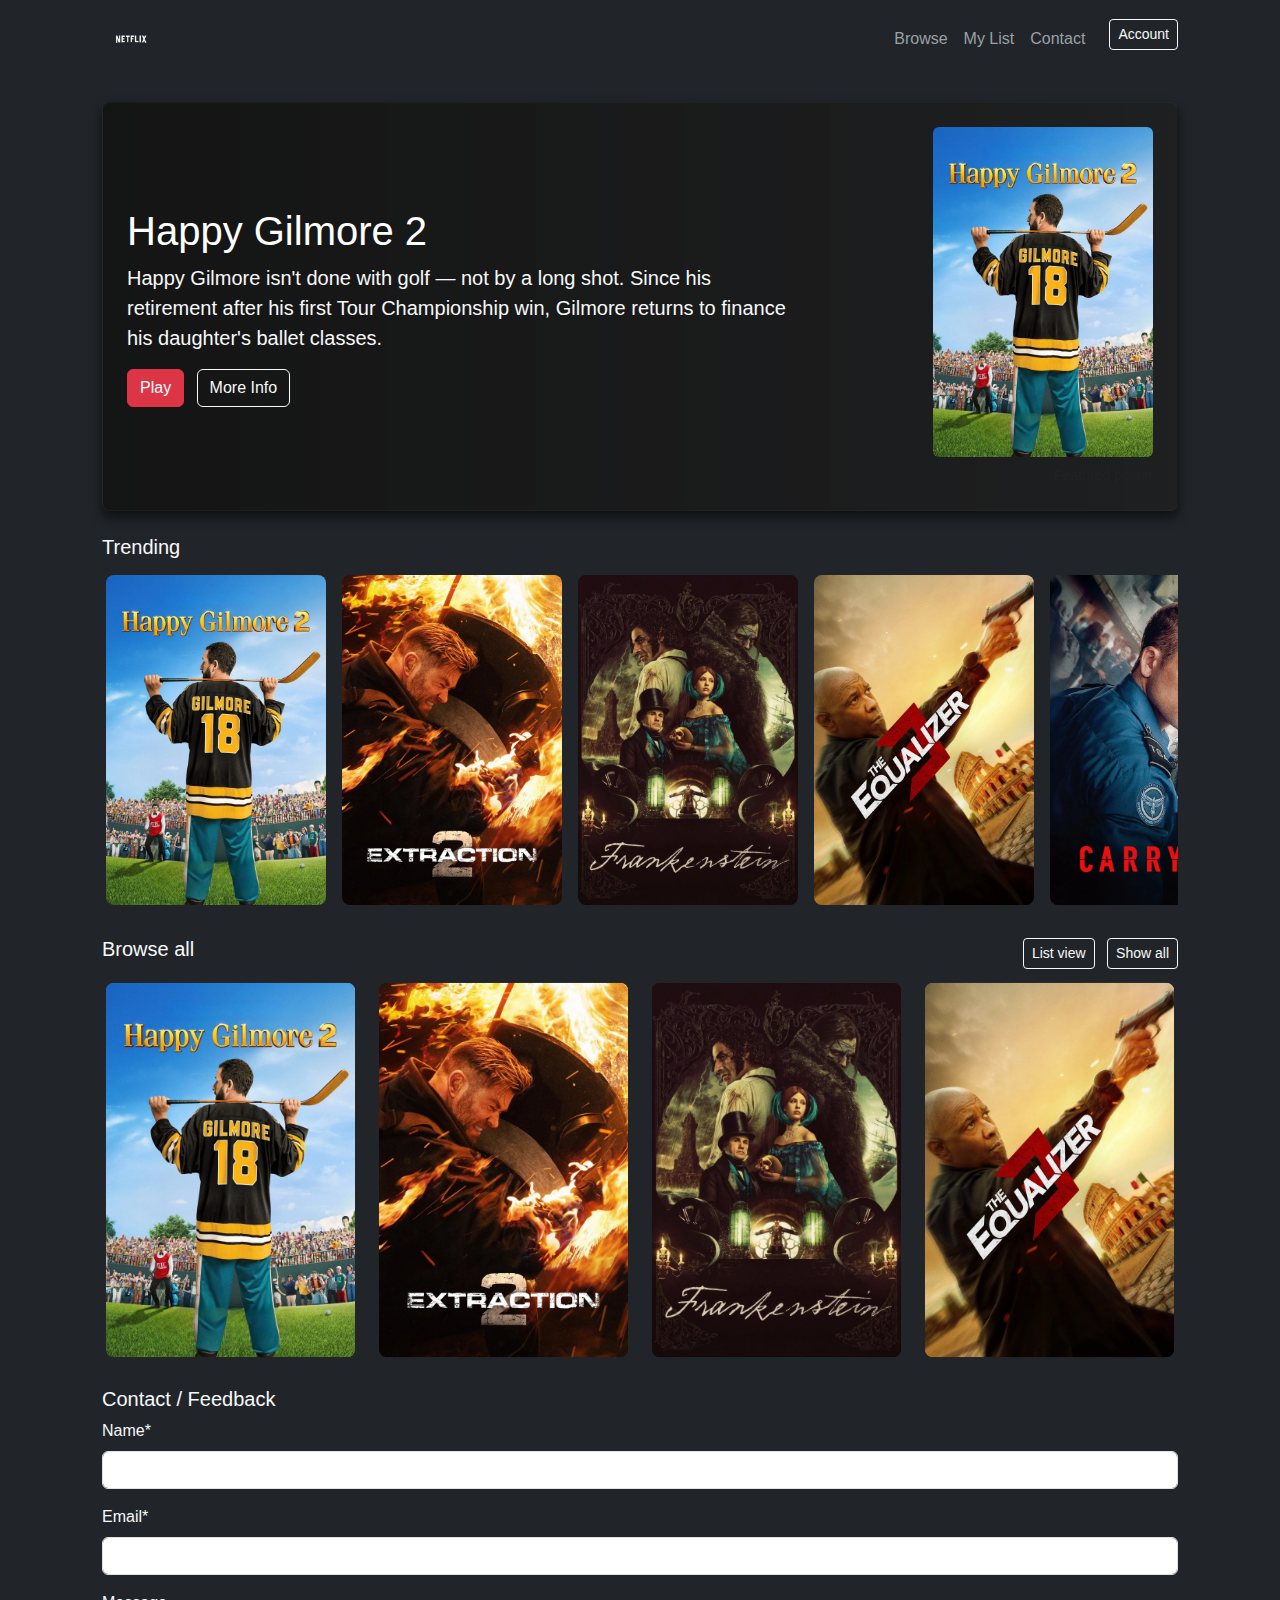
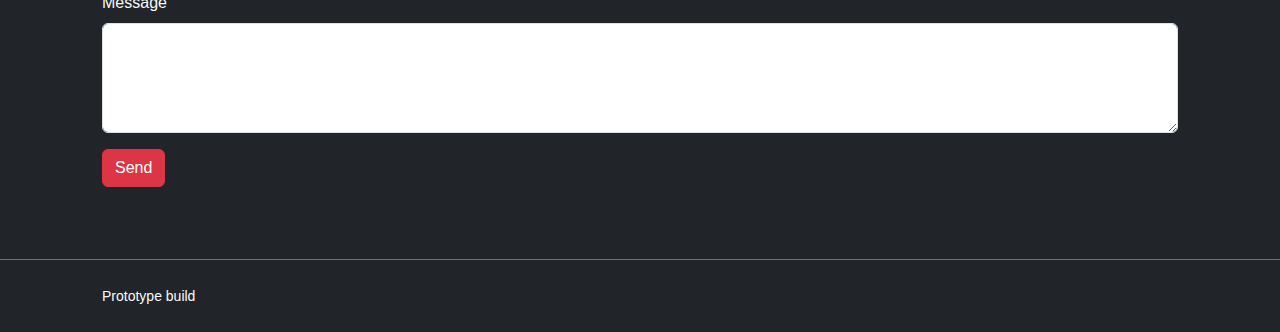
<file: index.html>
<!DOCTYPE html>
<html lang="en">
<head>
    <meta charset="UTF-8">
    <meta name="viewport" content="width=device-width, initial-scale=1.0">
    <title>Netflix Prototype - Home</title>

    <!-- Bootstrap provides a responsive layout which allows the page to automatically rearrange itself from a desktop to a mobile view
     also provides some clean ready made components. https://getbootstrap.com/ -->
    <link href="https://cdn.jsdelivr.net/npm/bootstrap@5.3.2/dist/css/bootstrap.min.css" rel="stylesheet">
    <meta name="description" content="prototype streaming web interface - UED100 Assessment 2"/>
    <link rel="stylesheet" href="styles.css"/>

</head>
<body class="bg-dark text-light">
    <!-- Skip to main content link for accessibility
     reference: https://www.w3.org/WAI/WCAG21/quickref/#bypass-blocks-->
    <a class="skip-link" href="#main">Skip to main content</a>

    <!-- Responsive navigation bar using bootstraps mobile friendly navbar. py-3 - (p)adding (y)axis and 3 is the spacing value from 0 - 5) https://getbootstrap.com/docs/5.0 -->
    <header class="navbar navbar-expand-lg navbar-dark bg-dark py-3">
    <div class="container">
        <a class="navbar-brand d-flex align-items-center" href="#">
        <!-- Brand logo image with alt text for accessibility-->
            <img src="assets/logo.png" alt="brand logo" width="60" height="36" />
            <span class="ms-2 text-muted">Netflix Prototype</span>
        </a>

        <!-- Mobile menu toggle button using Aria attributes for accessibility.
         "aria-controls": target menu, "aria-expanded": current state, "aria-label":for screen readers https://getbootstrap.com/docs/5.0 -->
        <button class="navbar-toggler" type="button" data-bs-toggle="collapse" data-bs-target="#mainNav" aria-controls="mainNav" aria-expanded="false" aria-label="Toggle navigation">
            <span class="navbar-toggler-icon"></span>
        </button>

        <!-- navigation menu links.
         "ms-auto" autoplaces items at the end for clean ui, "account" button launches account page -->
        <nav id="mainNav" class="collapse navbar-collapse">
            <ul class="navbar-nav ms-auto align items lg center">
                <li class="nav-item"><a class="nav-link" href="#">Browse</a></li>
                <li class="nav-item"><a class="nav-link" href="#">My List</a></li>
                <li class="nav-item"><a class="nav-link" href="#contact">Contact</a></li>
                <li class="nav-item ms-lg-3"><a href="account.html" class="btn btn-outline-light btn-sm">Account</a></li>
            </ul>
        </nav>
    </div>
    </header>

    <!-- Main heading which is visually hidden but present for screen readers https://getbootstrap.com/docs/5.3/examples/visually-hidden/ -->
    <main id="main" class ="container py-4" tabindex ="-1" aria-labelledby="main-heading">
        <h1 id="main-heading" class="visually-hidden">Netflix Prototype</h1>
<!-------------------------------------------------------------------------------------------- FEATURED SECTION ----------------------------------------------------------------------------------------->
        <!-- large banner content with bootsrap grid for layout https://getbootstrap.com/docs/5.3/layout/grid/ 
         "mb-4": (m)argin (b)ottom and 4 is the spacing value, "col-md-8": (col)umn - 12 coloumn grid, md = medium screen size: typically 768 px wide and 8 is the width the column should occupy https://getbootstrap.com/docs/5.0 -->
         <section class="mb-4">
            <div class='intro-banner p-4 rounded-3' role="region" aria-label="featured content">
                <div class="row align-items-center">

                    <div class="col-md-8">
                        <h2 class="display-6">Happy Gilmore 2</h2> 
                        <p class="lead"> Happy Gilmore isn't done with golf — not by a long shot. Since his retirement after his first Tour Championship win, Gilmore returns to finance his daughter's ballet classes. </p> <!-- descriptions aqcuired from https://www.themoviedb.org/ -->
                        <div>
                            <button class="btn btn-danger me-2">Play</button>
                            <button class="btn btn-outline-light" id="moreInfoBtn">More Info</button>
                        </div>
                    </div>
                    <div class ="col-md-4 text-end d-none d-md-block">
                        <img src="assets/poster1.jpg" loading="lazy" alt="Featured poster" class="img-fluid rounded" style="max-width:220px;" />
                    <div class="small text-muted mt-2">Featured poster</div>
                    </div>
                </div>
            </div>
        </section>

<!-----------------------------------------------------------------------------------------TRENDING CAROUSEL -------------------------------------------------------------------------------------------->
        
        <!--"role=list"/"role=listitem" for accessibility
         each poster can be 'tab focused' for keyboard navigation https://www.smashingmagazine.com/2023/02/guide-building-accessible-carousels/
         posters retrieved from https://www.themoviedb.org/ -->

        <section aria-label="Trending" class="mb-4">
            <h3 class="h5 mb-2">Trending</h3>
            <div class="horizontal-scroll" role="list" aria-label="Trending list">
                <!-- Each article is a carousel card-->
                 <article role="listitem" class="poster-card" tabindex="0">
                    <img src="assets/poster1.jpg" loading="lazy" alt="Poster 1" />
                    <div class="card-body">
                        <h4 class="card title small">Poster 1</h4>
                    </div>
                 </article>
                 
                    <article role="listitem" class="poster-card" tabindex="0">
                        <img src="assets/poster2.jpg" loading="lazy" alt="Poster 2" />
                        <div class="card-body">
                            <h4 class="card title small">Poster 2</h4>
                        </div>
                    </article>

                    <article role="listitem" class="poster-card" tabindex="0">
                        <img src="assets/poster3.jpg" loading="lazy" alt="Poster 3" />
                        <div class="card-body">
                            <h4 class="card title small">Poster 3</h4>
                        </div>
                    </article>

                    <article role="listitem" class="poster-card" tabindex="0">
                        <img src="assets/poster4.jpg" loading="lazy" alt="Poster 4" />
                        <div class="card-body">
                            <h4 class="card title small">Poster 4</h4>
                        </div>
                    </article>

                    <article role="listitem" class="poster-card" tabindex="0">
                        <img src="assets/poster5.jpg" loading="lazy" alt="Poster 5" />
                        <div class="card-body">
                            <h4 class="card title small">Poster 5</h4>
                        </div>
                    </article>

                    <article role="listitem" class="poster-card" tabindex="0">
                        <img src="assets/poster6.jpg" loading="lazy" alt="Poster 6" />
                        <div class="card-body">
                            <h4 class="card title small">Poster 6</h4>
                        </div>
                    </article>

                    <article role="listitem" class="poster-card" tabindex="0">
                        <img src="assets/poster7.jpg" loading="lazy" alt="Poster 7" />
                        <div class="card-body">
                            <h4 class="card title small">Get Hard</h4>
                        </div>
                    </article>

                    <article role="listitem" class="poster-card" tabindex="0">
                        <img src="assets/poster8.jpg" loading="lazy" alt="Poster 8" />
                    </article>

            </div>
        </section>
<!------------------------------------------------------------------------------------------ BROWSE ALL --------------------------------------------------------------------------------------->
        <!-- Browse all grid using Bootstraps row/col classes -->
         <section aria-label="Browse all" class="mb-4">
            <div class="d-flex justify-content-between align-items-center mb-2">
                <h3 class="h5">Browse all</h3>
                <div>
                    <button id="layoutToggle" class="btn btn-sm btn-outline-light me-2">Toggle List</button>

                    <button id="visibilityToggle" class="btn btn-sm btn-outline-light">Show All</button>
                </div>
            </div>
           
            <!-- descriptions recieved from https://www.themoviedb.org/ -->
            <div id="grid" class="row g-3">
                <div class="col-6 col-sm-4 col-md-3">
                    <div class="poster-card-small" tabindex="0">
                        <img src="assets/poster1.jpg" alt="poster 1" loading="lazy" />
                        <div class = "card-details">
                            <h4 class="h6 mb-1">Happy Gilmore</h4> <!-- title for list view -->
                            <p class="small movie-description mb-2 d-none d-sm-block"> Happy Gilmore isn't done with golf — not by a long shot. Since his retirement after his first Tour Championship win, Gilmore returns to finance his daughter's ballet classes. </p> <!-- description for list view -->
                        </div>
                    </div>
                </div>

                 <div class="col-6 col-sm-4 col-md-3">
                    <div class="poster-card-small" tabindex="0">
                        <img src="assets/poster2.jpg" alt="poster 2" loading="lazy" />
                        <div class = "card-details">
                            <h4 class="h6 mb-1">Poster 2 Title</h4> <!-- title for list view -->
                            <p class="small movie-description mb-2 d-none d-sm-block"> add movie description here </p> <!-- description for list view -->
                        </div>
                    </div>
                </div>

                 <div class="col-6 col-sm-4 col-md-3">
                    <div class="poster-card-small" tabindex="0">
                        <img src="assets/poster3.jpg" alt="poster 3" loading="lazy" />
                        <div class = "card-details">
                            <h4 class="h6 mb-1">Poster 3 Title</h4> <!-- title for list view -->
                            <p class="small movie-description mb-2 d-none d-sm-block"> add movie description here </p> <!-- description for list view -->
                        </div>
                    </div>
                </div>

                 <div class="col-6 col-sm-4 col-md-3">
                    <div class="poster-card-small" tabindex="0">
                        <img src="assets/poster4.jpg" alt="poster 4" loading="lazy" />
                        <div class = "card-details">
                            <h4 class="h6 mb-1">Poster 4 Title</h4> <!-- title for list view -->
                            <p class="small movie-description mb-2 d-none d-sm-block"> add movie description here </p> <!-- description for list view -->
                        </div>
                    </div>
                 </div>

                <div class="col-6 col-sm-4 col-md-3">
                    <div class="poster-card-small" tabindex="0">
                        <img src="assets/poster5.jpg" alt="poster 5" loading="lazy" />
                        <div class = "card-details">
                            <h4 class="h6 mb-1">Poster 5 Title</h4> <!-- title for list view -->
                            <p class="small movie-description mb-2 d-none d-sm-block"> add movie description here </p> <!-- description for list view -->
                        </div>
                    </div>
                </div>

                <div class="col-6 col-sm-4 col-md-3">
                    <div class="poster-card-small" tabindex="0">
                        <img src="assets/poster6.jpg" alt="poster 6" loading="lazy" /> 
                        <div class = "card-details">
                            <h4 class="h6 mb-1">Poster 6 Title</h4> <!-- title for list view -->
                            <p class="small movie-description mb-2 d-none d-sm-block"> add movie description here </p> <!-- description for list view -->
                        </div>
                    </div>
                </div>
                
                <div class="col-6 col-sm-4 col-md-3">
                    <div class="poster-card-small" tabindex="0">
                        <img src="assets/poster7.jpg" alt="poster 7" loading="lazy" />
                        <div class = "card-details">
                            <h4 class="h6 mb-1">Poster 7 Title</h4> <!-- title for list view -->
                            <p class="small movie-description mb-2 d-none d-sm-block"> add movie description here </p> <!-- description for list view -->
                        </div>
                    </div>
                </div>

                <div class="col-6 col-sm-4 col-md-3">
                    <div class="poster-card-small" tabindex="0">
                        <img src="assets/poster8.jpg" alt="poster 8" loading="lazy" />
                        <div class = "card-details">
                            <h4 class="h6 mb-1">Poster 8 Title</h4> <!-- title for list view -->
                            <p class="small movie-description mb-2 d-none d-sm-block"> add movie description here </p> <!-- description for list view -->
                        </div>
                    </div>
                </div>

            </div>
        </section>

<!---------------------------------------------------------------------------------- Contact / feedback form --------------------------------------------------------------------------------->
         <!--"novalidate": disables native validation so custom feedback can be shown. https://developer.mozilla.org/en-US/docs/Web/HTML/Element/form -->
         <section id="contact" aria-labelledby="contact-heading" class="mb-5">
            <h3 id="contact heading" class="h5">Contact / Feedback</h3>
            <form id="contactForm" novalidate>
                <div class="mb-3">
                    <label for="name" class="form-label">Name<span aria-hidden="true">*</span></label>
                    <input type="text" class="form-control" id="name" name="name" required aria-required="true" />
                    <div class="invalid-feedback">Please enter your name.</div>
                </div>
                <div class="mb-3">
                    <label for="email" class="form-label">Email<span aria-hidden="true">*</span></label>
                    <input type="email" class="form-control" id="email" name="email" required aria-required="true" />
                    <div class="invalid-feedback">Please enter a valid email address.</div>
                </div>
                <div class="mb-3">
                    <label for="message" class="form-label">Message</label>
                    <textarea id="message" rows="4" class="form-control"></textarea>
                </div>
                <button type="submit" class="btn btn-danger">Send</button>
                <div id="formStatus" role="status" class="mt-3" aria-live="polite"></div>
            </form>
        </section>
        
    </main>

    <!-- Simple footer with 4 padding -->
    <footer class="py-4 border-top border-secondary">
        <div class="container">
            <small>Prototype build</small>
        </div>
    </footer>
        
    

    <!-- bootstrap JS for interactive components -->
    <script src="https://cdn.jsdelivr.net/npm/bootstrap@5.3.2/dist/js/bootstrap.bundle.min.js"></script>
    <script src ="main.js"></script>
</body>
</html>
</file>
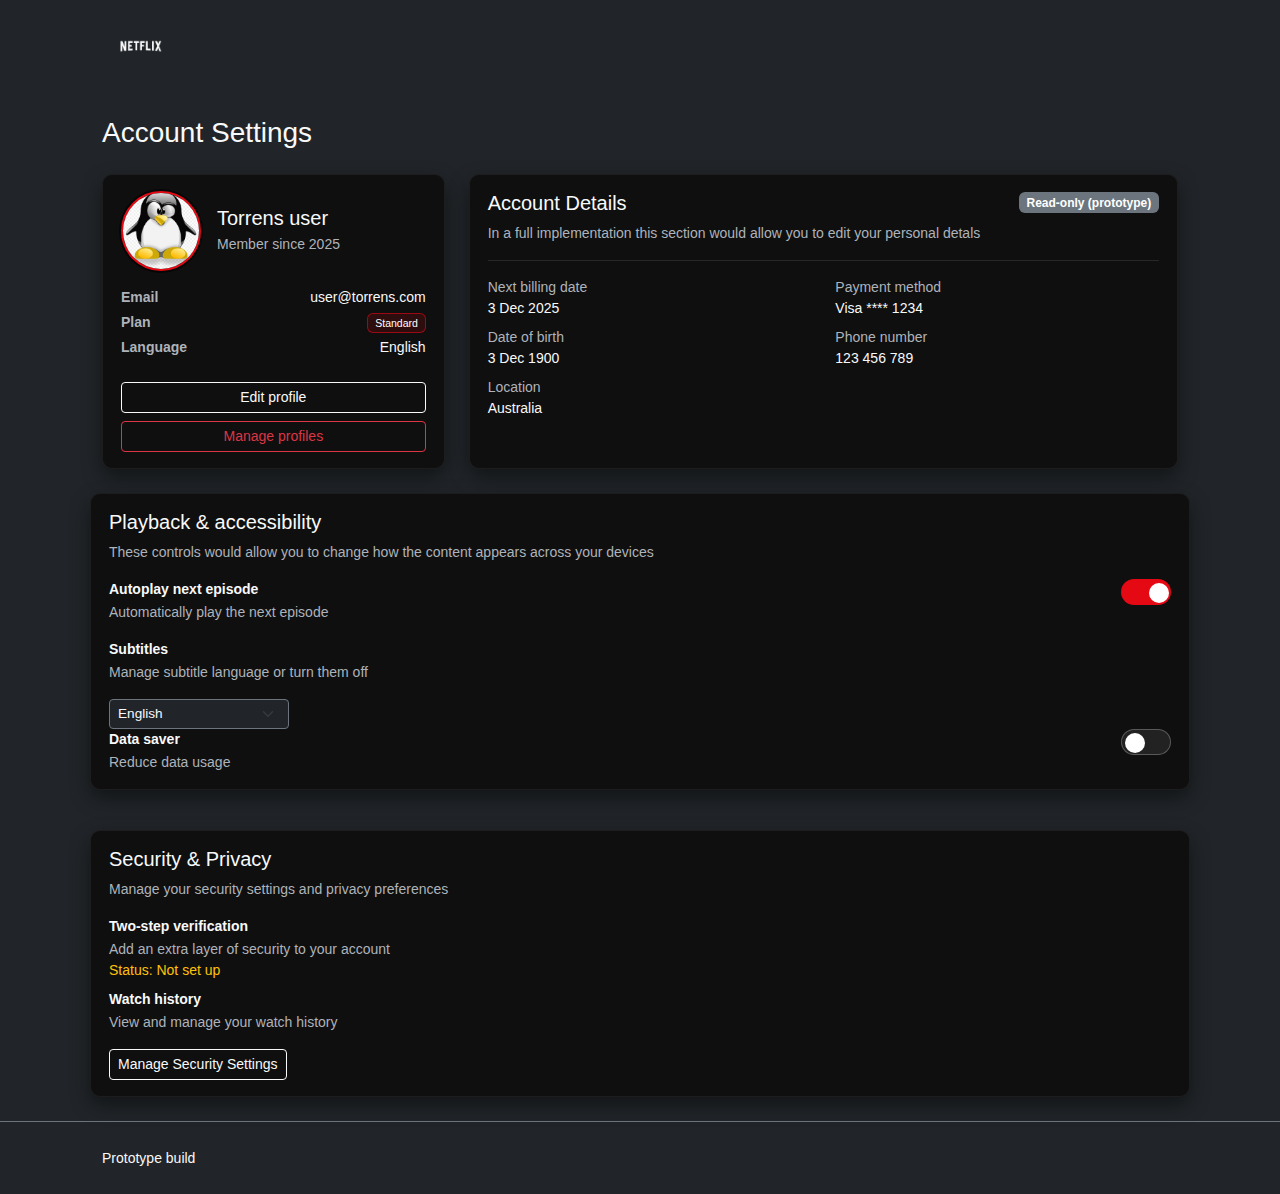
<file: account.html>
<!-- de Kleyn, Joel UED100 User Experience Design ID: A00174772 -->

<!--------------------- account page ---------------------->
<!DOCTYPE html>
<html lang="en">
<head>
    <meta charset="UTF-8">
    <meta name="viewport" content="width=device-width, initial-scale=1.0">
    <title>Account - Netflix prototype </title>
    <link href="https://cdn.jsdelivr.net/npm/bootstrap@5.3.2/dist/css/bootstrap.min.css" rel="stylesheet">
    <link rel="stylesheet" href="styles.css">
</head>
<body class="bg-dark text-light">

<!-- simple header-->
    <header class="navbar navbar-expand-lg navbar-dark bg-dark py-3">
        <div class="container">
            <a class="navbar-brand d-flex align-items-center" href="index.html">
                <img src="assets/logo.png" alt="Netflix Logo" width="80" height="50">    <!-- edited size to match main page -->
                <span class="ms-2 text-muted">Netflix Prototype</span>
            </a>
        </div>
    </header>

<!------------------------------------------------------- 2 column profile page ------------------------------------------

--------------------------------------------------------------- Column 1: profile summary -------------------------------------------------->
<main id="main" class="container py-4" tabindex="-1" aria-lebelledby="acount-heading">
    <h1 id="account-heading" class="h3 mb-4">Account Settings</h1>

    <div class="row g-4">
        <section class="col-md-4" aria-label="Profile summary">
            <div class="account-card h-100">
                <div class="d-flex align-items-center mb-3">
                    <img src="assets/profilepic.png" alt="Profile Picture" class="profile-photo me-3">
                    <div>
                        <h2 class="h5 mb-1">Torrens user</h2>
                        <p class="small text-muted mb-0">Member since 2025</p>
                    </div>
                </div>

                <dl class="small mb-4">
                    <div class="d-flex justify-content-between mb-1">
                        <dt class="text-muted">Email</dt>
                        <dd class="mb-0">user@torrens.com</dd>
                    </div>
                    <div class="d-flex justify-content-between mb-1">
                        <dt class="text-muted">Plan</dt>
                        <dd class="mb-0">
                            <span class="badge badge-plan">Standard</span>
                        </dd>
                    </div>
                    <div class="d-flex justify-content-between mb-1">
                        <dt class="text-muted">Language</dt>
                        <dd class="mb-0">English</dd>
                    </div>
                </dl>

                <button type="button" class="btn btn-outline-light btn-sm w-100 mb-2">Edit profile</button>
                <button type="button" class="btn btn-outline-danger btn-sm w-100">Manage profiles</button>
            </div>
        </section>
<!--------------------------------------------------------------- Column 2: account settings & details -------------------------------------------------->
        <section class="col-md-8">

            <section class="account-card h-100 mb-3" aria-label ="Account details">
                <div class="d-flex justify-content-between align-items-center mb-2">
                    <h2 class ="h5 mb-0">Account Details</h2>
                    <span class="badge bg-secondary small"> Read-only (prototype)</span>
                </div>
                <p class="small text-muted">In a full implementation this section would allow you to edit your personal detals</p>

                <hr class="border-secondary">
                <div class="row small gy-2">
                    <div class="col-sm-6">
                        <span class="text-muted d-block">Next billing date</span>
                        <span>3 Dec 2025</span>
                    </div>

                    <div class="col-sm-6">
                        <span class="text-muted d-block">Payment method</span>
                        <span>Visa **** 1234</span>
                    </div>
                    <div class="col-sm-6">
                        <span class="text-muted d-block">Date of birth</span>
                        <span>3 Dec 1900</span>
                    </div>

                    <div class="col-sm-6 mt-2">
                        <span class="text-muted d-block">Phone number</span>
                        <span>123 456 789</span>
                    </div>

                    <div class="col-sm-6 mt-2">
                        <span class="text-muted d-block">Location</span>
                        <span>Australia</span>
                    </div>
                </div>
            </section>
        </section>

        <!---------------------------------------- Playback and accessibility settings ----------------------->
        <section class="account-card mb-3" aria-label="playback and accessibility">
            <h2 class="h5 mb-2">Playback & accessibility</h2>
            <p class="small text-muted">These controls would allow you to change how the content appears across your devices</p>
            <div class="small">   
                <div class="d-flex justify-content-between align-items-start mb-3">
                    <div>
                        <strong>Autoplay next episode</strong>
                        <div class="text-muted">Automatically play the next episode</div>
                    </div>
                    <button type="button" class="toggle-pill" aria-pressed="true" aria-label="autoplay next episode setting">On</button>
                </div>

                <div class="d-flex justify-content-between align-items-start mb-3">
                    <div class="me-3">
                        <strong>Subtitles</strong>
                        <div class="text-muted">Manage subtitle language or turn them off</div>
                    </div>
                </div>
                <div class="subtitle-select-wrapper">
                    <label for="subtitleSelect" class="visually-hidden">Subtitle language</label>
                    <select id="subtitleSelect" class="form-select form-select-sm bg-dark text-light border-secondary">
                        <option value="off">Off</option>
                        <option value="english" selected>English</option>
                        <option value="spanish">Spanish</option>
                        <option value="french">French</option>
                        <option value="german">German</option>
                        <option value="chinese">Chinese</option>
                    </select>
                </div>

                <div class="d-flex justify-content-between align-items-start">
                    <div>
                        <strong>Data saver</strong>
                        <div class="text-muted">Reduce data usage</div>
                    </div>
                        <button type="button" class="toggle-pill" aria-pressed="false" aria-label="data saver setting">Off</button>
                </div>
            </div>
        </section>

<!--------------------------------------------------- Security and Privacy ---------------------------------------------->
    <section class="account-card" aria-label="security and privacy">
        <h2 class="h5 mb-2">Security & Privacy</h2>
        <p class="small text-muted">Manage your security settings and privacy preferences</p>
        <ul class="list-unstyled small mb-3">
            <li class="mb-2">
                <strong>Two-step verification</strong><br>
                <span class="text-muted">Add an extra layer of security to your account</span><br>
                <span class="text-warning">Status: Not set up </span>
            </li>
            <li class="mb-2">
                <strong>Watch history</strong><br>
                <span class="text-muted">View and manage your watch history</span><br>
            </li>
        </ul>

        <button type="button" class="btn btn-outline-light btn-sm">Manage Security Settings</button>
    </section>
</main>

    <footer class="py-4 border-top border-secondary">
        <div class="container">
            <small>Prototype build</small>
        </div>
    </footer>

    <script src="https://cdn.jsdelivr.net/npm/bootstrap@5.3.2/dist/js/bootstrap.bundle.min.js"></script>
    <script src="main.js"></script>
</body>
</html>
</file>
<file: styles.css>
/* de Kleyn, Joel UED100 User Experience Design ID: A00174772 */

/* Theme variables for consistent theming */
:root{
    --bg:#141414;
    --panel:#0f0f0f;
    --muted: #9aa0a6;
    --accent: #E50914;

    --anim-speed: 250ms;
    --easing: cubic-bezier(0.25, 0.1, 0.25, 1);
}
/* smooth scrolling for in-page links */
html {
    scroll-behavior: smooth;
}

/* netflix themed page background and main font */
body{
    background: var(--bg);
    color: #fff;
    font-family: "Segoe UI", Roboto, Helvetica, arial, sans-serif;
}
/*container max width to limit stretch for larger screens https://web.dev/patterns/layout/ */
.container{
    max-width: 1100px;
}

/* Skip link https://webaim.org/techniques/skipnav/ */
.skip-link { position: absolute; left: -999px; top: auto; width: 1px; height: 1px; overflow: hidden; }
.skip-link:focus { left: 10px; top: 10px; width: auto; height: auto; background: #fff; color: #000; padding: 8px; z-index: 1000; border-radius:4px; }

/* navbar hover effects */
.navbar .nav-link{
    color: var(--muted);
}
.navbar .nav-link:hover {
    color: #fff;
}

/* ================================================================================================
                                      contact form
=================================================================================================== */
.form-status-error{
    color:#ff4646;
    font-weight: 500;
}
.form-status-success{
    color:#4dff8c;
    font-weight: 500;
}

.invalid-feedback{
    color: #ff4646;
    font-weight: 500;
}
/* ================================================================================================
                                      intro banner 
=================================================================================================== */
.intro-banner{
    background: linear-gradient(90deg, rgba(20,20,20,0.95), rgba(30,30,30,0.75));
    border: 1px solid rgba(255,255,255,0.03);
    box-shadow: 0 6px 12px rgba(0,0,0,0.6);
}
.intro-banner .display-6{
    font-weight: 300;
    color: #fff;
}

.text-truncate-2 {
    display: -webkit-box;
    -line-clamp: 2;
    -webkit-line-clamp: 2;
    -webkit-box-orient: vertical;  
    overflow: hidden;
}

/* ================================================================================================
                                      trending carousel
=================================================================================================== */
/*horizontal scroll for trending carousel posters https://developer.mozilla.org/en-US/docs/Web/CSS/Reference/Selectors/::-webkit-scrollbar */
.horizontal-scroll{
    display:flex;
    overflow-x: auto;
    gap: 16px;
    padding: 8px 4px;
}
.horizontal-scroll::-webkit-scrollbar {
    height: 8px;
}
.horizontal-scroll::-webkit-scrollbar-thumb {
    background: rgba(255, 255, 255, 0.06);
    border-radius: 8px;
}

/* poster cards focus outline and hover effects */
.poster-card{
    width:220px; min-width:220px; 
    border-radius: 8px;
    overflow: hidden;
    outline:none;
    background: none;
    border: none;
    padding:0;
    margin:0;
    transition: transform 0.19s ease, box-shadow 0.18s ease;
}
.poster-card img{
    width: 100%; display:block;
    height: auto;
    border-radius: 0;
}
.poster-card .card-body{
    display:none;
    padding: 0;
    margin: 0;
    height: 0;
}
.poster-card:focus, .poster-card:hover{
    transform: translateY(-6px);
    box-shadow: 0 10px 30px rgba(0,0,0,0.6);
}

/* ===========================================================================================
                                    grid + list view
============================================================================================== */
/* shows first 4 posters by default, "show all" to display more */

#grid > div:nth-child(n+5){
    display: none;
}
#grid.show-all > div:nth-child(n+5){
    display:block
}
.poster-card-small{
    transition:
    transform var(--anim-speed) var(--easing),
    background var(--anim-speed) var(--easing),
    border var(--anim-speed) var(--easing),
    padding var(--anim-speed) var(--easing),
    height var(--anim-speed) var(--easing),
    opacity var(--anim-speed) var(--easing);
}

.card-details{
    padding:8px 0;
    flex-grow: 1;
    display: flex;
    flex-direction: column;
    justify-content: center;
    opacity:1;
    transition: opacity var(--anim-speed) ease-in-out;
}

/* ==============================================================================================
                                        grid view
================================================================================================= 
hides details for compact appearance using !important for override */
#grid:not(.list-view) .card-details{
    display: none !important;
    opacity:0;
}

#grid:not(.list-view) .poster-card-small{
    background: none !important;
    padding: 0 !important;
    border: none !important;
    transform: scale(.97);
}

#grid:not(.list-view) .poster-card-small img{
    width: 100%;
    height: auto;
    display:block;
    object-fit: cover;
    border-radius: 8px;
}

#grid:not(.list-view) .poster-card-small:hover{
    transform: scale(1.02);
    box-shadow: 0 10px 26px rgba(0,0,0,0.45);
    z-index: 5;
}
#grid:not(.list-view) .col-6,
#grid:not(.list-view) .col-sm-4,
#grid:not(.list-view) .col-md-3{
    overflow:visible !important;
    background: none !important;
}
/* ==============================================================================================
                                        list view  
================================================================================================= 
expands item for inhanced reading accessibility: displays movie name and details in readable text */

#grid.list-view .col-6{
    flex: 0 0 100%;
    max-width: 100%;
}

#grid.list-view .poster-card-small{
    display: flex;
    align-items: center;
    flex-direction: row;
    gap:18px;
    padding: 12px 16px;

    background: #1a1a1a;
    border-radius: 6px;
    border: 1px solid rgba(255,255,255,0.08);

    opacity: 1;
    transform: translateX(0);
}

/* 2:3 aspect ratio */
#grid.list-view .poster-card-small img{
    width:140px;
    height: 210px;
    border-radius: 4px;

    object-fit: cover;
    flex-shrink: 0;
}

/* text styling */

#grid.list-view .card-details{
    display: block !important;
    opacity:1 !important;
    flex: 1;
    min-width: 0;
}
#grid.list-view .card-details h4 {
    font-size: 1.05rem;
    margin-bottom: 6px;
    font-weight: 600;

    white-space: nowrap;
    overflow: hidden;
    text-overflow: ellipsis;
}
#grid.list-view .card-details p {
    font-size: 0.95rem;
    line-height: 1.45;
    color: #e5e5e5;

    white-space: normal;
    overflow: visible;
}

.movie-description{
    color: #9ea3a9 !important;
    opacity: 1 !important;
    line-height: 1.45
}

/* list hover effect */
#grid.list-view .poster-card-small:hover{
    background:#2a2a2a;
    transform: scale(1.01);
    transition: .15s ease;
}

/*===============================================================================
                                account page
===================================================================================*/

.account-card{
    background:var(--panel);
    border-radius:10px;
    border: 1px solid rgba(255,255,255,0.06);
    padding:16px 18px;
    box-shadow: 0 8px 20px rgba(0,0,0,0.45);
}

.profile-photo{
    width: 80px; height: 80px;
    border-radius: 50%;
    object-fit: cover;
    border: 2px solid var(--accent);
    box-shadow: 0 0 0 2px rgba(0,0,0,0.6);
}

.badge-plan{
    background: rgba(229, 9, 20, 0.15);
    color: #fff;
    border:1px solid rgba(229, 9, 20, 0.6);
    font-weight: 500;
}

.account-card .text-muted{
    color: #aeb3ba !important;
}

.account-card strong{
    display: inline-block;
    margin-bottom: 2px;
}

/* toggle pill button style */
.toggle-pill{
    position: relative; width: 50px; height:26px; border-radius: 50px; border:1px solid rgba(255,255,255,0.25);
    background: #222; cursor:pointer;
    Transition:
    background var(--anim-speed) var(--easing),
    border-color var(--anim-speed) var(--easing);
    padding: 0;
    color: transparent; 
}

/* sliding dot */
.toggle-pill::after{
    content: "";
    position: absolute; top:3px; left:3px;
    width:20px; height:20px; border-radius:50%;
    background:#fff;
    transition: transform var(--anim-speed) var(--easing),
    background var(--anim-speed) var(--easing);
}
/* toggled on state */
.toggle-pill[aria-pressed="true"]{
    background: var(--accent);
    border-color: rgba(229,9,20,0.8);
}
.toggle-pill[aria-pressed="true"]::after{
    transform: translateX(24px);
    background:#fff;
}
/* hover effect */
.toggle-pill:hover{
    border-color: rgba(225,225,225,0.5);
}
/*focus */
.toggle-pill:focus-visible{
    outline:none;
    box-shadow: 0 0 0 3px rgba(229,9,20,0.3);
}

/* subtitle select */
.subtitle-select-wrapper{
    min-width: 140px;
    max-width: 180px;
}
.subtitle-select-wrapper select{
    font-size: 0.85rem;
}
.subtitle-select-wrapper select:focus{
    border-color:rgba(229,9,20,0.55);
    box-shadow: 0 0 0 3px rgba(229,9,20,0.15);
}

.account-card:hover{
    background: #161616;
    transition: background 200ms ease;
}

/* =============================================================================
                                accessibiity
================================================================================*/

/* focus outlines for accessibility - visable only when keyboard is used https://developer.mozilla.org/en-US/docs/Web/CSS/Reference/Selectors/:focus */
.poster-card:focus, .poster-card-small:focus, button:not(.toggle-pill):focus, a:focus{
    box-shadow: 0 0 0 3px rgba(229,9,20,0.22);
    outline:none; border-radius:6px;
}



/* responsive adjustments - card spacing scale for mobile devices  https://getbootstrap.com/docs/5.3/layout/breakpoints/ */
@media(max-width: 576px){
    .poster-card{
        width:160px; min-width:160px;
    }
    .container{
        padding-left:16px; padding-right:16px;
    }
}

/* visually hidden class for accessibility (screen readers) */
.visually-hidden {
    position: absolute !important;
    height: 1px;
    width: 1px;
    overflow: hidden;
    clip:rect(1px, 1px, 1px, 1px);
    white-space: nowrap;
}

/* ================================================================================================
                                      modal trailer
=================================================================================================== */
.trailer-close-btn{
    position: absolute;
    top: 20px;
    right: 20px;
    z-index: 50;
    filter: drop-shadow(0 0 4px rgba(0,0,0,0.6))
}
#trailerVideo{
    object-fit:cover;
    background: #000;
}
</file>
